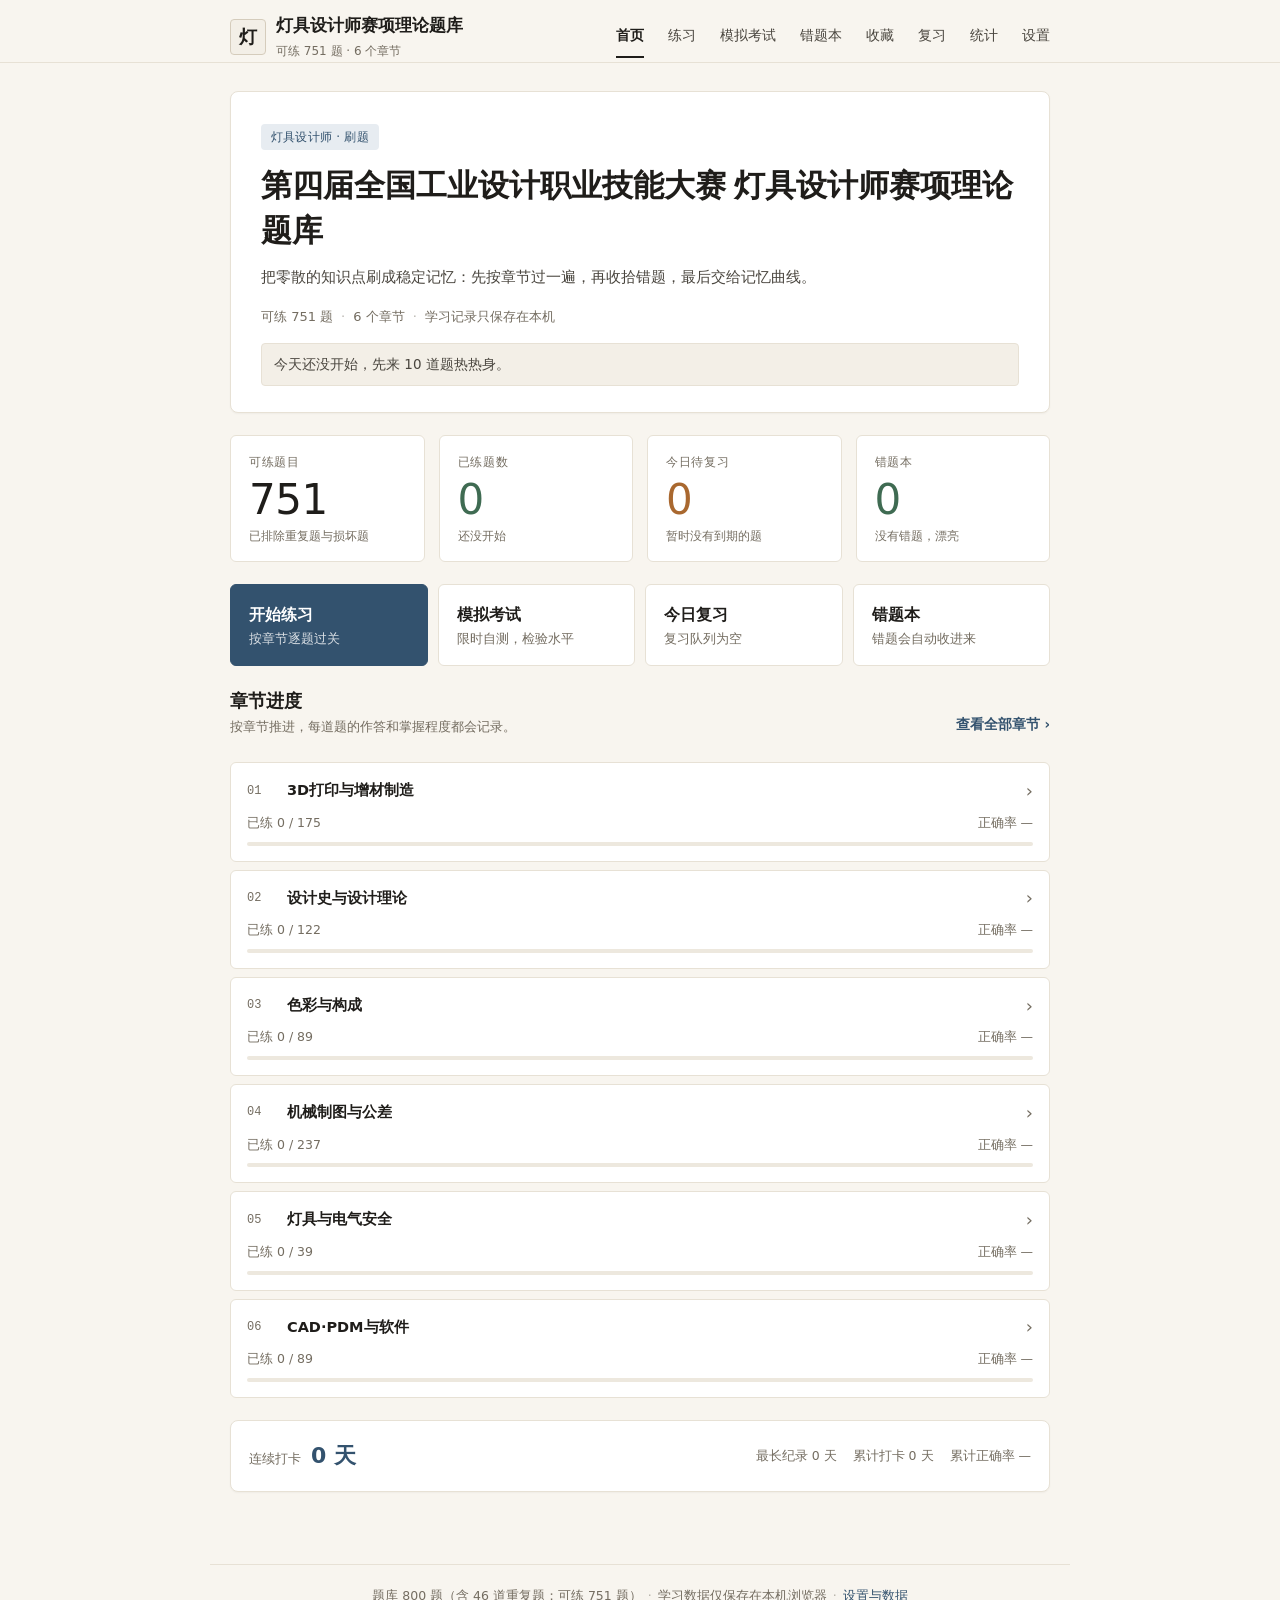
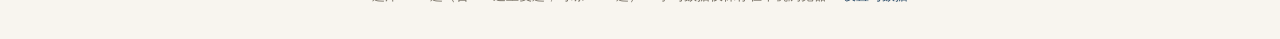
<file: index.html>
<!DOCTYPE html>
<html lang="zh-CN" data-theme="light">
  <head>
    <meta charset="utf-8" />
    <meta name="viewport" content="width=device-width, initial-scale=1, viewport-fit=cover" />
    <meta name="description" content="灯具设计师刷题：章节练习、模拟考试、错题本、收藏、记忆曲线复习与学习统计。" />
    <meta name="theme-color" content="#F8F5EF" />
    <title>灯具设计师题库</title>
    <script>
      // 首屏前应用主题，避免深色模式闪白
      try {
        var rawSettings = JSON.parse(localStorage.getItem('lampq:settings') || '{}');
        var theme = rawSettings && rawSettings.theme;
        var prefersDark =
          typeof matchMedia === 'function' && matchMedia('(prefers-color-scheme: dark)').matches;
        if (theme === 'dark' || (theme !== 'light' && prefersDark)) {
          document.documentElement.dataset.theme = 'dark';
          document.documentElement.style.colorScheme = 'dark';
        }
      } catch (err) {
        /* 忽略：主题会在 app.js 里再次应用 */
      }
    </script>
    <link
      rel="icon"
      href="data:image/svg+xml,%3Csvg xmlns='http://www.w3.org/2000/svg' viewBox='0 0 32 32'%3E%3Crect width='32' height='32' rx='4' fill='%23F8F5EF' stroke='%2333526E' stroke-width='2'/%3E%3Ccircle cx='16' cy='13.5' r='6' fill='none' stroke='%2333526E' stroke-width='2'/%3E%3Cpath d='M13.5 22.5h5M14.5 25.5h3' stroke='%2333526E' stroke-width='2' stroke-linecap='round'/%3E%3C/svg%3E"
    />
    <link rel="stylesheet" href="css/style.css" />
    <script type="module" src="js/app.js"></script>
  </head>
  <body>
    <a class="skip-link" href="#main">跳到主要内容</a>

    <header class="site-header">
      <div class="site-header__inner">
        <a class="brand" href="#/" aria-label="灯具设计师题库首页">
          <span class="brand__mark" aria-hidden="true">灯</span>
          <span class="brand__text">
            <strong class="brand__title" id="brand-title">灯具设计师题库</strong>
            <span class="brand__subtitle" id="brand-subtitle">章节练习 · 模拟考试 · 记忆曲线</span>
          </span>
        </a>
        <nav class="site-nav" id="site-nav" aria-label="主导航">
          <a href="#/" data-nav="home">首页</a>
          <a href="#/chapters" data-nav="chapters">练习</a>
          <a href="#/exam" data-nav="exam">模拟考试</a>
          <a href="#/wrong" data-nav="wrong">错题本</a>
          <a href="#/favorites" data-nav="favorites">收藏</a>
          <a href="#/review" data-nav="review">复习</a>
          <a href="#/stats" data-nav="stats">统计</a>
          <a href="#/settings" data-nav="settings">设置</a>
        </nav>
      </div>
    </header>

    <main id="main" class="site-main" tabindex="-1">
      <div class="boot" role="status">
        <span class="boot__spinner" aria-hidden="true"></span>
        <p>正在加载题库…</p>
      </div>
    </main>

    <footer class="site-footer">
      <p>
        <span id="footer-total">题库加载中</span>
        <span class="site-footer__dot" aria-hidden="true">·</span>
        学习数据仅保存在本机浏览器
        <span class="site-footer__dot" aria-hidden="true">·</span>
        <a href="#/settings">设置与数据</a>
      </p>
    </footer>

    <div id="toast-root" class="toast-root" aria-live="polite" aria-atomic="false"></div>
    <div id="modal-root"></div>

    <noscript>
      <p class="noscript">本页面需要启用 JavaScript 才能使用，请在浏览器设置中允许 JavaScript 后刷新。</p>
    </noscript>
  </body>
</html>
</file>
<file: css/style.css>
/* =========================================================================
   灯具设计师题库 · 样式表
   视觉基调：现代人文主义 / 暖调学院风（纸本质感、学术批注台）。
   移动优先，桌面居中 860px；深色模式由 [data-theme="dark"] 接管。
   ========================================================================= */

/* --------------------------------- 变量 -------------------------------- */
:root {
  --font-sans: system-ui, -apple-system, "PingFang SC", "Microsoft YaHei", "Segoe UI", sans-serif;
  --font-serif: "Songti SC", "STSong", "Noto Serif CJK SC", "Source Han Serif SC", "SimSun", Georgia, serif;
  --font-mono: ui-monospace, "SFMono-Regular", "Cascadia Mono", Consolas, monospace;

  --bg: #f8f5ef;
  --surface: #ffffff;
  --surface-2: #f3efe7;
  --surface-3: #ede8de;
  --border: #e7e1d5;
  --border-strong: #d5ccbc;
  --text: #1f1d1a;
  --text-2: #4a463f;
  --muted: #746d61;

  --primary: #33526e;
  --primary-strong: #28425a;
  --primary-soft: #e7ecf1;
  --success: #3f6b52;
  --success-soft: #e8efe8;
  --success-border: #b9cbbe;
  --danger: #a5433a;
  --danger-soft: #f5e7e4;
  --danger-border: #dcb6ae;
  --warn: #a9682f;
  --warn-soft: #f7eddf;
  --warn-border: #dfc7a6;

  --header-bg: rgba(248, 245, 239, 0.96);
  --overlay: rgba(31, 29, 26, 0.42);
  --shadow-sm: 0 1px 2px rgba(31, 29, 26, 0.04);
  --shadow-md: 0 1px 3px rgba(31, 29, 26, 0.05);
  --shadow-lg: 0 2px 6px rgba(31, 29, 26, 0.06);

  --radius-lg: 8px;
  --radius: 6px;
  --radius-sm: 4px;

  color-scheme: light;
}

:root[data-theme="dark"] {
  --bg: #17150f;
  --surface: #1f1c16;
  --surface-2: #262219;
  --surface-3: #2d281e;
  --border: #322d24;
  --border-strong: #4a4336;
  --text: #ede7db;
  --text-2: #c6beaf;
  --muted: #9c9283;

  --primary: #8fa9c4;
  --primary-strong: #a9c0d8;
  --primary-soft: #25303b;
  --success: #8fb79d;
  --success-soft: #1f2a22;
  --success-border: #46604f;
  --danger: #d98b80;
  --danger-soft: #33211e;
  --danger-border: #6e3f37;
  --warn: #d3a269;
  --warn-soft: #2e2519;
  --warn-border: #5e4a2c;

  --header-bg: rgba(23, 21, 15, 0.96);
  --overlay: rgba(0, 0, 0, 0.6);
  --shadow-sm: 0 1px 2px rgba(0, 0, 0, 0.35);
  --shadow-md: 0 1px 3px rgba(0, 0, 0, 0.4);
  --shadow-lg: 0 2px 6px rgba(0, 0, 0, 0.45);
  color-scheme: dark;
}

/* ------------------------------- 基础样式 ------------------------------- */
*,
*::before,
*::after {
  box-sizing: border-box;
}

html {
  -webkit-text-size-adjust: 100%;
  text-size-adjust: 100%;
  scroll-behavior: smooth;
}

body {
  margin: 0;
  min-height: 100vh;
  font-family: var(--font-sans);
  font-size: 16px;
  line-height: 1.75;
  color: var(--text);
  background-color: var(--bg);
  -webkit-font-smoothing: antialiased;
  -moz-osx-font-smoothing: grayscale;
  transition: background-color 0.12s ease, color 0.12s ease;
}

body.modal-open {
  overflow: hidden;
}

h1,
h2,
h3,
h4,
p,
figure,
blockquote,
dl,
dd {
  margin: 0;
}

ul,
ol {
  margin: 0;
  padding: 0;
  list-style: none;
}

a {
  color: var(--primary);
  text-decoration: none;
}

a:hover {
  text-decoration: underline;
}

button,
input,
select,
textarea {
  font: inherit;
  color: inherit;
}

img {
  max-width: 100%;
  display: block;
}

:focus-visible {
  outline: 2px solid var(--primary);
  outline-offset: 2px;
}

::selection {
  background: var(--primary-soft);
  color: var(--text);
}

/* 滚动条（桌面端） */
@media (pointer: fine) {
  * {
    scrollbar-width: thin;
    scrollbar-color: var(--border-strong) transparent;
  }
}

.skip-link {
  position: absolute;
  left: 12px;
  top: -60px;
  z-index: 200;
  padding: 10px 16px;
  border-radius: var(--radius-sm);
  background: var(--primary);
  color: #fff;
  font-weight: 600;
}

.skip-link:focus {
  top: 12px;
  text-decoration: none;
}

/* -------------------------------- 布局壳 -------------------------------- */
.site-header {
  position: sticky;
  top: 0;
  z-index: 50;
  background: var(--header-bg);
  border-bottom: 1px solid var(--border);
}

.site-header__inner {
  display: flex;
  flex-direction: column;
  gap: 4px;
  max-width: 860px;
  margin: 0 auto;
  padding: 10px 16px 0;
}

.brand {
  display: flex;
  align-items: center;
  gap: 10px;
  min-width: 0;
  color: inherit;
  text-decoration: none;
}

.brand:hover {
  text-decoration: none;
}

.brand__mark {
  display: grid;
  place-items: center;
  flex: 0 0 auto;
  width: 36px;
  height: 36px;
  border: 1px solid var(--border-strong);
  border-radius: var(--radius-sm);
  background: var(--surface-2);
  color: var(--text);
  font-family: var(--font-serif);
  font-size: 18px;
  font-weight: 600;
  line-height: 1;
}

.brand__text {
  display: flex;
  flex-direction: column;
  min-width: 0;
}

.brand__title {
  font-family: var(--font-serif);
  font-size: 16.5px;
  font-weight: 600;
  letter-spacing: 0;
  white-space: nowrap;
  overflow: hidden;
  text-overflow: ellipsis;
}

.brand__subtitle {
  font-size: 12px;
  color: var(--muted);
  white-space: nowrap;
  overflow: hidden;
  text-overflow: ellipsis;
}

.site-nav {
  display: flex;
  gap: 13px;
  overflow-x: auto;
  scrollbar-width: none;
  padding-bottom: 0;
  margin: 0;
}

.site-nav::-webkit-scrollbar {
  display: none;
}

.site-nav a {
  flex: 0 0 auto;
  padding: 8px 0 6px;
  border-bottom: 2px solid transparent;
  border-radius: 0;
  color: var(--text-2);
  font-size: 13.5px;
  font-weight: 500;
  white-space: nowrap;
  transition: color 0.12s ease, border-color 0.12s ease;
}

.site-nav a:hover {
  border-bottom-color: var(--border-strong);
  color: var(--text);
  text-decoration: none;
}

.site-nav a.is-active {
  border-bottom-color: var(--text);
  color: var(--text);
  font-weight: 600;
}

.site-main {
  max-width: 860px;
  margin: 0 auto;
  padding: 28px 20px 72px;
  min-height: calc(100vh - 220px);
  outline: none;
}

.site-footer {
  max-width: 860px;
  margin: 0 auto;
  padding: 20px 16px calc(32px + env(safe-area-inset-bottom));
  border-top: 1px solid var(--border);
  color: var(--muted);
  font-size: 12.5px;
  text-align: center;
}

.site-footer p {
  display: flex;
  flex-wrap: wrap;
  justify-content: center;
  gap: 6px;
}

.site-footer__dot {
  opacity: 0.5;
}

.noscript {
  position: fixed;
  inset: auto 16px 16px;
  z-index: 300;
  padding: 14px 18px;
  border: 1px solid var(--danger-border);
  border-radius: var(--radius);
  background: var(--danger-soft);
  color: var(--danger);
}

@media (min-width: 720px) {
  .site-header__inner {
    flex-direction: row;
    align-items: center;
    justify-content: space-between;
    gap: 26px;
    padding: 12px 20px 0;
  }

  .site-nav {
    overflow: visible;
    padding-bottom: 0;
    gap: 24px;
  }

  .site-nav a {
    padding: 8px 0 8px;
    font-size: 13.5px;
  }

  .site-main {
    padding: 28px 20px 72px;
  }
}

/* -------------------------------- 通用页面 ------------------------------- */
.page {
  display: flex;
  flex-direction: column;
  gap: 22px;
}

.page--narrow {
  max-width: 560px;
  margin: 0 auto;
  width: 100%;
}

.page-head {
  display: flex;
  flex-direction: column;
  gap: 6px;
  padding-top: 4px;
}

.page-title {
  font-family: var(--font-serif);
  font-size: 27px;
  font-weight: 600;
  letter-spacing: 0;
  line-height: 1.4;
}

.page-subtitle {
  color: var(--muted);
  font-size: 14.5px;
  line-height: 1.8;
}

.stack {
  display: flex;
  flex-direction: column;
  gap: 12px;
}

.muted {
  color: var(--text-2);
}

.small {
  font-size: 13px;
}

.dot {
  opacity: 0.5;
}

.link-arrow {
  flex: 0 0 auto;
  font-size: 13.5px;
  font-weight: 600;
}

.link-arrow::after {
  content: " ›";
}

.card {
  background: var(--surface);
  border: 1px solid var(--border);
  border-radius: var(--radius-lg);
  box-shadow: var(--shadow-sm);
}

.card--pad {
  padding: 22px 24px;
}

@media (max-width: 559px) {
  .card--pad {
    padding: 18px;
  }
}

/* 极窄屏（≤400px）：8 个导航项按内容排会溢出，这里压紧字号与间距让「设置」也留在首屏 */
@media (max-width: 400px) {
  .site-nav {
    gap: 10px;
  }

  .site-nav a {
    font-size: 12.5px;
  }
}

.section-head {
  display: flex;
  align-items: flex-end;
  justify-content: space-between;
  gap: 12px;
  margin-bottom: 14px;
}

.section-head__text {
  display: flex;
  flex-direction: column;
  gap: 3px;
  min-width: 0;
}

.section-title {
  font-family: var(--font-serif);
  font-size: 18px;
  font-weight: 600;
  letter-spacing: 0;
  line-height: 1.45;
}

.section-subtitle {
  color: var(--muted);
  font-size: 13px;
  line-height: 1.5;
}

/* --------------------------------- 按钮 --------------------------------- */
.btn {
  display: inline-flex;
  align-items: center;
  justify-content: center;
  gap: 6px;
  padding: 10px 18px;
  min-height: 42px;
  border: 1px solid var(--border-strong);
  border-radius: var(--radius-sm);
  background: var(--surface);
  color: var(--text);
  font-size: 14.5px;
  font-weight: 600;
  line-height: 1.2;
  text-align: center;
  text-decoration: none;
  cursor: pointer;
  user-select: none;
  transition: color 0.12s ease, background-color 0.12s ease, border-color 0.12s ease;
  -webkit-tap-highlight-color: transparent;
}

.btn:hover {
  border-color: var(--primary);
  color: var(--primary);
  text-decoration: none;
}

.btn:active {
  border-color: var(--text-2);
}

.btn:disabled,
.btn[aria-disabled="true"] {
  opacity: 0.45;
  cursor: not-allowed;
  box-shadow: none;
}

.btn:disabled:hover {
  border-color: var(--border-strong);
  color: var(--text);
}

.btn--primary {
  border-color: var(--primary);
  background: var(--primary);
  color: #fff;
}

.btn--primary:hover {
  border-color: var(--primary-strong);
  background: var(--primary-strong);
  color: #fff;
}

.btn--success {
  border-color: var(--success);
  background: var(--success);
  color: #fff;
}

.btn--success:hover {
  border-color: var(--success);
  background: var(--success);
  color: #fff;
}

.btn--danger {
  border-color: var(--danger-border);
  background: var(--danger-soft);
  color: var(--danger);
}

.btn--danger:hover {
  border-color: var(--danger);
  background: var(--danger-soft);
  color: var(--danger);
}

.btn--ghost {
  border-color: transparent;
  background: transparent;
  color: var(--text-2);
}

.btn--ghost:hover {
  border-color: transparent;
  background: var(--surface-2);
  color: var(--text);
}

.btn--sm {
  min-height: 34px;
  padding: 6px 13px;
  border-radius: var(--radius-sm);
  font-size: 13px;
}

.btn--lg {
  min-height: 50px;
  padding: 13px 24px;
  font-size: 16px;
  border-radius: var(--radius);
}

.btn__icon {
  font-size: 1.05em;
  line-height: 1;
}

/* 深色模式下主色被提亮，实底按钮改用深色文字 */
:root[data-theme="dark"] .btn--primary {
  color: #14120d;
}

:root[data-theme="dark"] .btn--primary:hover {
  color: #14120d;
}

:root[data-theme="dark"] .btn--success {
  color: #0f1a13;
}

:root[data-theme="dark"] .skip-link {
  color: #14120d;
}

/* --------------------------------- 徽标 --------------------------------- */
.badge {
  display: inline-flex;
  align-items: center;
  gap: 4px;
  max-width: 100%;
  padding: 3px 9px;
  border: 1px solid var(--border);
  border-radius: var(--radius-sm);
  background: var(--surface-2);
  color: var(--text-2);
  font-size: 12px;
  font-weight: 500;
  line-height: 1.5;
  white-space: nowrap;
  overflow: hidden;
  text-overflow: ellipsis;
}

.badge--primary {
  border-color: transparent;
  background: var(--primary-soft);
  color: var(--primary);
}

.badge--success {
  border-color: transparent;
  background: var(--success-soft);
  color: var(--success);
}

.badge--danger {
  border-color: transparent;
  background: var(--danger-soft);
  color: var(--danger);
}

.badge--warn {
  border-color: transparent;
  background: var(--warn-soft);
  color: var(--warn);
}

/* -------------------------------- 进度条 -------------------------------- */
.progress {
  position: relative;
  height: 6px;
  border-radius: 2px;
  background: var(--surface-3);
  overflow: hidden;
}

.progress--sm {
  height: 4px;
}

.progress__fill {
  height: 100%;
  min-width: 0;
  border-radius: inherit;
  background: var(--primary);
}

.progress__fill--success {
  background: var(--success);
}

.progress__fill--danger {
  background: var(--danger);
}

/* -------------------------------- 数据卡 -------------------------------- */
.stat-grid {
  display: grid;
  grid-template-columns: repeat(2, minmax(0, 1fr));
  gap: 14px;
}

.stat-card {
  display: flex;
  flex-direction: column;
  gap: 2px;
  padding: 16px 18px;
  border: 1px solid var(--border);
  border-radius: var(--radius);
  background: var(--surface);
  text-align: left;
  color: inherit;
  transition: color 0.12s ease, background-color 0.12s ease, border-color 0.12s ease;
}

a.stat-card,
button.stat-card {
  cursor: pointer;
  font: inherit;
}

a.stat-card:hover,
button.stat-card:hover {
  border-color: var(--border-strong);
  text-decoration: none;
}

button.stat-card:active {
  background: var(--surface-2);
}

.stat-card__label {
  color: var(--muted);
  font-size: 12px;
  font-weight: 500;
  letter-spacing: 0.06em;
}

.stat-card__value {
  font-size: 38px;
  font-weight: 300;
  letter-spacing: -0.01em;
  line-height: 1.2;
  font-variant-numeric: tabular-nums;
}

.stat-card__hint {
  color: var(--muted);
  font-size: 12px;
  line-height: 1.45;
}

.stat-card--success .stat-card__value {
  color: var(--success);
}

.stat-card--danger .stat-card__value {
  color: var(--danger);
}

.stat-card--warn .stat-card__value {
  color: var(--warn);
}

@media (min-width: 600px) {
  .stat-grid {
    grid-template-columns: repeat(4, minmax(0, 1fr));
  }

  .stat-grid--4 {
    grid-template-columns: repeat(4, minmax(0, 1fr));
  }

  .stat-card__value {
    font-size: 42px;
  }
}

/* -------------------------------- 空状态 -------------------------------- */
.empty-state {
  display: flex;
  flex-direction: column;
  align-items: center;
  gap: 6px;
  padding: 32px 18px;
  border: 1px dashed var(--border-strong);
  border-radius: var(--radius);
  background: var(--surface-2);
  text-align: center;
}

.empty-state__icon {
  display: grid;
  place-items: center;
  width: 44px;
  height: 44px;
  margin-bottom: 4px;
  border: 1px solid var(--border);
  border-radius: var(--radius-sm);
  background: var(--surface-2);
  color: var(--muted);
  font-size: 22px;
}

.empty-state__title {
  font-family: var(--font-serif);
  font-size: 17px;
  font-weight: 600;
  letter-spacing: 0;
}

.empty-state__hint {
  max-width: 42ch;
  color: var(--muted);
  font-size: 13.5px;
  line-height: 1.6;
}

.empty-state .btn {
  margin-top: 8px;
}

/* --------------------------------- 表单 --------------------------------- */
.select {
  min-height: 38px;
  padding: 6px 32px 6px 12px;
  border: 1px solid var(--border-strong);
  border-radius: var(--radius-sm);
  background-color: var(--surface);
  background-image: linear-gradient(45deg, transparent 50%, var(--muted) 50%),
    linear-gradient(135deg, var(--muted) 50%, transparent 50%);
  background-position: calc(100% - 17px) 55%, calc(100% - 12px) 55%;
  background-size: 5px 5px, 5px 5px;
  background-repeat: no-repeat;
  font-size: 13.5px;
  color: var(--text);
  appearance: none;
  cursor: pointer;
}

.select:focus-visible {
  outline: 2px solid var(--primary);
  outline-offset: 1px;
}

.switch {
  position: relative;
  flex: 0 0 auto;
  width: 46px;
  height: 28px;
  margin: 0;
  border-radius: var(--radius-sm);
  background: var(--border-strong);
  appearance: none;
  -webkit-appearance: none;
  cursor: pointer;
  transition: background-color 0.12s ease;
}

.switch::after {
  content: "";
  position: absolute;
  top: 3px;
  left: 3px;
  width: 22px;
  height: 22px;
  border-radius: 3px;
  background: #fff;
  transition: transform 0.12s ease;
}

.switch:checked {
  background: var(--primary);
}

.switch:checked::after {
  transform: translateX(18px);
}

.switch:focus-visible {
  outline: 2px solid var(--primary);
  outline-offset: 2px;
}

/* -------------------------------- Toast --------------------------------- */
.toast-root {
  position: fixed;
  left: 50%;
  bottom: calc(20px + env(safe-area-inset-bottom));
  z-index: 300;
  display: flex;
  flex-direction: column;
  align-items: center;
  gap: 8px;
  width: min(92vw, 420px);
  transform: translateX(-50%);
  pointer-events: none;
}

.toast {
  width: 100%;
  padding: 11px 16px;
  border: 1px solid var(--border);
  border-left: 3px solid var(--primary);
  border-radius: var(--radius-sm);
  background: var(--surface);
  box-shadow: var(--shadow-md);
  font-size: 14px;
  line-height: 1.5;
  text-align: left;
  animation: fade-in 0.12s ease-out;
}

.toast--success {
  border-left-color: var(--success);
}

.toast--error {
  border-left-color: var(--danger);
}

.toast--info {
  border-left-color: var(--primary);
}

.toast.is-leaving {
  animation: fade-out 0.12s ease-in forwards;
}

/* -------------------------------- Modal --------------------------------- */
.modal-backdrop {
  position: fixed;
  inset: 0;
  z-index: 400;
  display: flex;
  align-items: center;
  justify-content: center;
  padding: 20px;
  background: var(--overlay);
  animation: fade-in 0.12s ease-out;
}

.modal-backdrop.is-leaving {
  animation: fade-out 0.12s ease-in forwards;
}

.modal {
  width: min(100%, 430px);
  max-height: calc(100vh - 48px);
  overflow-y: auto;
  padding: 20px;
  border: 1px solid var(--border);
  border-radius: var(--radius-lg);
  background: var(--surface);
  box-shadow: var(--shadow-lg);
  animation: fade-in 0.12s ease-out;
}

.modal__head {
  display: flex;
  align-items: flex-start;
  justify-content: space-between;
  gap: 12px;
  margin-bottom: 10px;
}

.modal__title {
  font-family: var(--font-serif);
  font-size: 19px;
  font-weight: 600;
  letter-spacing: 0;
}

.modal__close {
  flex: 0 0 auto;
  width: 32px;
  height: 32px;
  margin: -4px -6px 0 0;
  border: 0;
  border-radius: 50%;
  background: transparent;
  color: var(--muted);
  font-size: 15px;
  cursor: pointer;
}

.modal__close:hover {
  background: var(--surface-2);
  color: var(--text);
}

.modal__body {
  color: var(--text-2);
  font-size: 14.5px;
  line-height: 1.65;
}

.modal__message {
  color: var(--text);
}

.modal__hint {
  margin-top: 8px;
  color: var(--muted);
  font-size: 13px;
}

.modal__actions {
  display: flex;
  flex-wrap: wrap;
  justify-content: flex-end;
  gap: 8px;
  margin-top: 18px;
}

@keyframes fade-in {
  from {
    opacity: 0;
  }
  to {
    opacity: 1;
  }
}

@keyframes fade-out {
  to {
    opacity: 0;
  }
}

/* --------------------------------- 加载 --------------------------------- */
.boot {
  display: flex;
  flex-direction: column;
  align-items: center;
  gap: 14px;
  padding: 80px 16px;
  color: var(--muted);
  text-align: center;
}

.boot__spinner {
  width: 26px;
  height: 26px;
  border: 1px solid var(--border-strong);
  border-top-color: var(--primary);
  border-radius: 50%;
  animation: spin 1.6s linear infinite;
}

@keyframes spin {
  to {
    transform: rotate(360deg);
  }
}

.code-block {
  margin: 12px 0;
  padding: 12px 14px;
  border: 1px solid var(--border);
  border-radius: var(--radius-sm);
  background: var(--surface-2);
  color: var(--text-2);
  font-family: var(--font-mono);
  font-size: 12.5px;
  line-height: 1.6;
  overflow-x: auto;
  white-space: pre;
}

/* ------------------------------- 首页 Hero ------------------------------- */
.hero {
  position: relative;
  padding: 26px 24px 22px;
  overflow: hidden;
  background-color: var(--surface);
}

.hero__kicker {
  display: flex;
  font-family: var(--font-serif);
  font-size: 12px;
  letter-spacing: 0.12em;
}

.hero__kicker .badge {
  font-family: var(--font-sans);
  letter-spacing: 0.02em;
}

.hero__title {
  margin: 14px 0 10px;
  font-family: var(--font-serif);
  font-size: 26px;
  font-weight: 600;
  letter-spacing: 0;
  line-height: 1.45;
  overflow-wrap: anywhere;
}

.hero__subtitle {
  max-width: 62ch;
  color: var(--text-2);
  font-size: 14.5px;
  line-height: 1.8;
}

.hero__meta {
  display: flex;
  flex-wrap: wrap;
  align-items: center;
  gap: 8px;
  margin-top: 16px;
  color: var(--muted);
  font-size: 13px;
}

.hero__today {
  margin-top: 14px;
  padding: 10px 12px;
  border: 1px solid var(--border);
  border-radius: var(--radius-sm);
  background: var(--surface-2);
  color: var(--text-2);
  font-size: 13.5px;
  line-height: 1.6;
}

@media (min-width: 600px) {
  .hero {
    padding: 32px 30px 26px;
  }

  .hero__title {
    font-size: 31px;
  }
}

/* ------------------------------- 快捷入口 ------------------------------- */
.quick-actions {
  display: grid;
  grid-template-columns: repeat(2, minmax(0, 1fr));
  gap: 10px;
}

.quick-action {
  display: flex;
  flex-direction: column;
  gap: 2px;
  padding: 16px 18px;
  border: 1px solid var(--border);
  border-radius: var(--radius);
  background: var(--surface);
  color: inherit;
  transition: color 0.12s ease, background-color 0.12s ease, border-color 0.12s ease;
}

.quick-action:hover {
  border-color: var(--border-strong);
  text-decoration: none;
}

.quick-action:active {
  background: var(--surface-2);
}

.quick-action strong {
  font-family: var(--font-serif);
  font-size: 15.5px;
  font-weight: 600;
}

.quick-action span {
  color: var(--muted);
  font-size: 12.5px;
  line-height: 1.5;
}

.quick-action--primary {
  border-color: var(--primary);
  background: var(--primary);
  color: #fff;
}

.quick-action--primary span {
  color: rgba(255, 255, 255, 0.82);
}

.quick-action--primary:hover {
  border-color: var(--primary-strong);
  background: var(--primary-strong);
  color: #fff;
}

@media (min-width: 600px) {
  .quick-actions {
    grid-template-columns: repeat(4, minmax(0, 1fr));
  }
}

/* ------------------------------ 连续打卡卡 ------------------------------ */
.streak-card {
  display: flex;
  flex-wrap: wrap;
  align-items: center;
  justify-content: space-between;
  gap: 10px 20px;
  padding: 16px 18px;
}

.streak-card__main {
  display: flex;
  align-items: baseline;
  gap: 10px;
}

.streak-card__label {
  color: var(--muted);
  font-size: 13px;
}

.streak-card__value {
  font-size: 20px;
  font-weight: 750;
  color: var(--primary);
  letter-spacing: -0.01em;
}

.streak-card__meta {
  display: flex;
  flex-wrap: wrap;
  gap: 4px 16px;
  color: var(--muted);
  font-size: 12.5px;
}

/* ------------------------------ 章节进度行 ------------------------------ */
.chapter-list {
  display: flex;
  flex-direction: column;
  gap: 8px;
}

.chapter-row {
  display: flex;
  flex-direction: column;
  gap: 8px;
  padding: 15px 16px;
  border: 1px solid var(--border);
  border-radius: var(--radius);
  background: var(--surface);
  color: inherit;
  transition: background-color 0.12s ease, border-color 0.12s ease;
}

a.chapter-row:hover {
  border-color: var(--border-strong);
  background: var(--surface-2);
  text-decoration: none;
}

.chapter-row--empty {
  opacity: 0.66;
}

.chapter-row__head {
  display: flex;
  align-items: center;
  gap: 10px;
}

.chapter-row__index {
  flex: 0 0 auto;
  width: 30px;
  color: var(--muted);
  font-family: var(--font-mono);
  font-size: 12px;
  font-variant-numeric: tabular-nums;
}

.chapter-row__name {
  flex: 1;
  min-width: 0;
  font-size: 14.5px;
  font-weight: 600;
  overflow: hidden;
  text-overflow: ellipsis;
  white-space: nowrap;
}

.chapter-row__chevron {
  color: var(--muted);
  font-size: 18px;
  line-height: 1;
}

.chapter-row__meta {
  display: flex;
  flex-wrap: wrap;
  justify-content: space-between;
  gap: 4px 14px;
  color: var(--muted);
  font-size: 12.5px;
}

/* -------------------------------- 章节页 -------------------------------- */
.overview-bar {
  display: flex;
  flex-wrap: wrap;
  align-items: center;
  justify-content: space-between;
  gap: 12px 16px;
}

.overview-bar__text {
  display: flex;
  flex-direction: column;
  gap: 2px;
  min-width: 0;
}

.overview-bar__text strong {
  font-size: 16px;
  font-weight: 700;
}

.overview-bar__actions {
  display: flex;
  flex-wrap: wrap;
  gap: 8px;
}

.chapter-card-list {
  display: grid;
  grid-template-columns: minmax(0, 1fr);
  gap: 12px;
}

.chapter-card {
  display: flex;
  flex-direction: column;
  gap: 12px;
  padding: 20px;
  border: 1px solid var(--border);
  border-radius: var(--radius-lg);
  background: var(--surface);
  transition: background-color 0.12s ease, border-color 0.12s ease;
}

.chapter-card:hover {
  border-color: var(--border-strong);
  background: var(--surface-2);
}

.chapter-card--empty {
  opacity: 0.7;
}

.chapter-card__head {
  display: flex;
  align-items: flex-start;
  justify-content: space-between;
  gap: 12px;
}

.chapter-card__index {
  display: block;
  color: var(--muted);
  font-size: 12px;
  font-weight: 500;
}

.chapter-card__title {
  margin-top: 1px;
  font-family: var(--font-serif);
  font-size: 18px;
  font-weight: 600;
  letter-spacing: 0;
  line-height: 1.5;
}

.chapter-card__stats {
  display: flex;
  flex-wrap: wrap;
  gap: 4px 16px;
  color: var(--muted);
  font-size: 12.5px;
}

.chapter-card__actions {
  display: flex;
  justify-content: flex-end;
}

/* -------------------------------- 练习页 -------------------------------- */
.practice-page {
  gap: 18px;
}

.practice-topbar {
  display: flex;
  flex-direction: column;
  gap: 8px;
}

.practice-topbar__row {
  display: flex;
  align-items: center;
  gap: 10px;
}

.practice-topbar__back {
  flex: 0 0 auto;
}

.practice-topbar__info {
  display: flex;
  flex: 1;
  flex-direction: column;
  align-items: center;
  gap: 0;
  min-width: 0;
  text-align: center;
}

.practice-topbar__title {
  max-width: 100%;
  font-size: 14.5px;
  font-weight: 650;
  overflow: hidden;
  text-overflow: ellipsis;
  white-space: nowrap;
}

.practice-topbar__meta {
  color: var(--muted);
  font-size: 12px;
  font-variant-numeric: tabular-nums;
}

.question-card {
  display: flex;
  flex-direction: column;
  gap: 16px;
  padding: 22px 24px;
}

@media (max-width: 559px) {
  .question-card {
    padding: 18px;
  }
}

.question-card__head {
  display: flex;
  align-items: flex-start;
  justify-content: space-between;
  gap: 10px;
}

.question-card__tags {
  display: flex;
  flex-wrap: wrap;
  align-items: center;
  gap: 6px;
  min-width: 0;
}

.question-card__no {
  color: var(--muted);
  font-family: var(--font-mono);
  font-size: 12px;
}

.star-btn {
  flex: 0 0 auto;
  display: grid;
  place-items: center;
  width: 38px;
  height: 38px;
  margin: -6px -6px 0 0;
  border: 0;
  border-radius: 50%;
  background: transparent;
  color: var(--muted);
  font-size: 20px;
  line-height: 1;
  cursor: pointer;
  transition: background-color 0.12s ease, color 0.12s ease, border-color 0.12s ease;
}

.star-btn:hover {
  background: var(--warn-soft);
  color: var(--warn);
}

.star-btn.is-active {
  color: var(--warn);
}

.star-btn:active {
  color: var(--text);
}

.question-stem {
  font-size: 17.5px;
  font-weight: 500;
  line-height: 1.8;
  letter-spacing: 0;
  overflow-wrap: anywhere;
  white-space: pre-wrap;
}

.question-stem:focus {
  outline: none;
}

.options {
  display: flex;
  flex-direction: column;
  gap: 9px;
}

.option {
  display: flex;
  align-items: flex-start;
  gap: 12px;
  width: 100%;
  padding: 13px 15px;
  border: 1px solid var(--border);
  border-radius: var(--radius-sm);
  background: var(--surface);
  color: var(--text);
  font-size: 14.5px;
  line-height: 1.65;
  text-align: left;
  cursor: pointer;
  transition: color 0.12s ease, background-color 0.12s ease, border-color 0.12s ease;
  -webkit-tap-highlight-color: transparent;
}

.option:hover {
  border-color: var(--primary);
  background: var(--surface-2);
}

.option:active {
  background-color: var(--surface-2);
}

.option:focus-visible {
  outline: 2px solid var(--primary);
  outline-offset: 2px;
}

.option:disabled {
  cursor: default;
  opacity: 1;
}

.option:disabled:hover {
  border-color: var(--border);
  background: var(--surface);
}

.option__key {
  flex: 0 0 auto;
  display: grid;
  place-items: center;
  min-width: 24px;
  height: 24px;
  margin-top: 1px;
  padding: 0 5px;
  border: 1px solid var(--border);
  border-radius: var(--radius-sm);
  background: var(--surface-2);
  color: var(--text-2);
  font-size: 12px;
  font-weight: 600;
  line-height: 1;
}

.option__text {
  flex: 1;
  min-width: 0;
  overflow-wrap: anywhere;
}

.option__mark {
  flex: 0 0 auto;
  margin-left: auto;
  color: var(--muted);
  font-weight: 700;
}

.option.is-selected {
  border-color: var(--primary);
  background: var(--primary-soft);
}

.option.is-selected .option__key {
  border-color: var(--primary);
  background: var(--primary);
  color: #fff;
}

.option.is-correct {
  border-color: var(--success);
  border-left: 3px solid var(--success);
  background: var(--success-soft);
}

.option.is-correct .option__key {
  border-color: var(--success);
  background: var(--success);
  color: #fff;
}

.option.is-correct .option__mark {
  color: var(--success);
}

.option.is-wrong {
  border-color: var(--danger);
  border-left: 3px solid var(--danger);
  background: var(--danger-soft);
}

.option.is-wrong .option__key {
  border-color: var(--danger);
  background: var(--danger);
  color: #fff;
}

.option.is-wrong .option__mark {
  color: var(--danger);
}

/* 多选漏选：正确答案用虚线强调 */
.option.is-missed {
  border-color: var(--success);
  border-left: 3px dashed var(--success);
  background: var(--success-soft);
}

.option.is-missed .option__key {
  border: 1px dashed var(--success);
  background: var(--success-soft);
  color: var(--success);
}

.option.is-missed .option__mark {
  color: var(--success);
}

:root[data-theme="dark"] .option:disabled.is-selected,
:root[data-theme="dark"] .option:disabled.is-correct,
:root[data-theme="dark"] .option:disabled.is-wrong,
:root[data-theme="dark"] .option:disabled.is-missed {
  background: var(--surface);
}

:root[data-theme="dark"] .option.is-selected {
  background: var(--primary-soft);
}

:root[data-theme="dark"] .option.is-correct {
  background: var(--success-soft);
}

:root[data-theme="dark"] .option.is-wrong {
  background: var(--danger-soft);
}

:root[data-theme="dark"] .option.is-selected .option__key,
:root[data-theme="dark"] .option.is-correct .option__key,
:root[data-theme="dark"] .option.is-wrong .option__key {
  color: #14120d;
}

/* 判题反馈条 */
.feedback {
  display: flex;
  flex-wrap: wrap;
  align-items: center;
  gap: 6px 12px;
  padding: 11px 14px;
  border: 1px solid var(--border);
  border-radius: var(--radius-sm);
  font-size: 13.5px;
  line-height: 1.5;
  animation: fade-in 0.12s ease-out;
}

.feedback--correct {
  border-color: var(--success-border);
  background: var(--success-soft);
  color: var(--success);
}

.feedback--wrong {
  border-color: var(--danger-border);
  background: var(--danger-soft);
  color: var(--danger);
}

.feedback__mark {
  display: grid;
  place-items: center;
  width: 22px;
  height: 22px;
  border-radius: 50%;
  background: currentColor;
  color: var(--surface);
  font-size: 12px;
  font-weight: 800;
}

:root[data-theme="dark"] .feedback__mark {
  color: #0d1118;
}

.feedback__title {
  font-size: 14.5px;
  font-weight: 700;
}

.feedback__answer,
.feedback__yours {
  color: var(--text-2);
}

.feedback--correct .feedback__answer {
  color: var(--success);
  font-weight: 600;
}

.practice-hint {
  color: var(--muted);
  font-size: 12.5px;
  line-height: 1.55;
}

.practice-hint--success {
  color: var(--success);
  font-weight: 500;
}

.explain {
  display: flex;
  flex-direction: column;
  gap: 3px;
  padding: 12px 14px;
  border-left: 3px solid var(--primary);
  border-radius: 0 var(--radius-sm) var(--radius-sm) 0;
  background: var(--surface-2);
}

.explain__label {
  color: var(--primary);
  font-size: 12px;
  font-weight: 700;
  letter-spacing: 0.02em;
}

.explain__text {
  color: var(--text-2);
  font-size: 13.5px;
  line-height: 1.68;
  white-space: pre-wrap;
}

.practice-submit-row {
  display: flex;
  flex-direction: column;
  align-items: flex-start;
  gap: 8px;
}

.practice-nav {
  display: flex;
  align-items: center;
  justify-content: space-between;
  gap: 10px;
  padding-top: 14px;
  border-top: 1px solid var(--border);
}

.practice-nav__right {
  display: flex;
  align-items: center;
  gap: 10px;
  margin-left: auto;
}

.practice-nav__hint {
  color: var(--muted);
  font-size: 12px;
}

.practice-next-placeholder {
  opacity: 0.45;
}

.question-card__footer {
  margin-top: 2px;
}

/* ------------------------------- 练习小结 ------------------------------- */
.summary-hero {
  display: flex;
  flex-direction: column;
  gap: 8px;
  padding: 24px;
}

.summary-hero__kicker {
  color: var(--primary);
  font-family: var(--font-serif);
  font-size: 13px;
  font-weight: 600;
  letter-spacing: 0;
}

.summary-hero__score {
  display: flex;
  align-items: baseline;
  gap: 4px;
  font-variant-numeric: tabular-nums;
}

.summary-hero__score strong {
  font-size: 44px;
  font-weight: 300;
  letter-spacing: -0.01em;
  line-height: 1.1;
}

.summary-hero__score span {
  color: var(--muted);
  font-size: 16px;
  font-weight: 500;
}

.summary-hero__accuracy {
  color: var(--text-2);
  font-size: 14px;
}

.summary-hero__stats {
  display: flex;
  flex-wrap: wrap;
  gap: 6px 18px;
  margin-top: 4px;
  color: var(--muted);
  font-size: 12.5px;
}

.summary-actions {
  display: flex;
  flex-wrap: wrap;
  gap: 9px;
}

.review-list {
  display: flex;
  flex-direction: column;
  gap: 9px;
}

.review-item {
  display: flex;
  flex-direction: column;
  gap: 7px;
  padding: 14px 15px;
}

.review-item__head {
  display: flex;
  flex-wrap: wrap;
  align-items: center;
  gap: 6px;
}

.review-item__stem {
  color: var(--text);
  font-size: 14px;
  font-weight: 500;
  line-height: 1.6;
  overflow-wrap: anywhere;
}

.review-item__answer {
  display: flex;
  flex-wrap: wrap;
  gap: 4px 16px;
  font-size: 12.5px;
}

.review-item__explain {
  color: var(--muted);
  font-size: 12.5px;
  line-height: 1.6;
}

.review-verdict {
  margin-left: auto;
  font-size: 12.5px;
  font-weight: 650;
}

.is-wrong {
  color: var(--danger);
}

.is-correct {
  color: var(--success);
}

.is-unanswered {
  color: var(--muted);
}

.review-item.is-correct {
  border-left: 3px solid var(--success);
}

.review-item.is-wrong {
  border-left: 3px solid var(--danger);
}

.review-item.is-unanswered {
  border-left: 3px solid var(--border-strong);
}

/* -------------------------------- 考试页 -------------------------------- */
.exam-setup {
  gap: 16px;
}

.exam-setup__grid {
  display: grid;
  grid-template-columns: minmax(0, 1fr);
  gap: 12px;
}

.form-section {
  display: flex;
  flex-direction: column;
  gap: 10px;
}

.form-section__title {
  font-size: 15.5px;
  font-weight: 700;
}

.form-field {
  display: flex;
  flex-direction: column;
  gap: 8px;
}

.form-note,
.form-hint {
  color: var(--muted);
  font-size: 12.5px;
  line-height: 1.6;
}

.form-note strong {
  color: var(--text-2);
  font-weight: 650;
}

.radio-row {
  display: flex;
  flex-wrap: wrap;
  gap: 8px;
}

.radio-row--compact {
  gap: 6px;
}

.radio-card {
  position: relative;
  display: flex;
  flex: 1 1 auto;
  align-items: center;
  min-width: 0;
  padding: 10px 12px;
  border: 1px solid var(--border);
  border-radius: var(--radius-sm);
  background: var(--surface);
  cursor: pointer;
  transition: background-color 0.12s ease, border-color 0.12s ease;
}

.radio-card:hover {
  border-color: var(--border-strong);
}

.radio-card input {
  position: absolute;
  opacity: 0;
  pointer-events: none;
}

.radio-card__label {
  font-size: 13.5px;
  font-weight: 500;
  line-height: 1.4;
}

.radio-card:has(input:checked) {
  border-color: var(--primary);
  background: var(--primary-soft);
  box-shadow: 0 0 0 1px var(--primary) inset;
}

.radio-card:has(input:checked) .radio-card__label {
  color: var(--primary);
  font-weight: 650;
}

.radio-chip,
.chip {
  position: relative;
  display: inline-flex;
  align-items: center;
  gap: 6px;
  padding: 7px 14px;
  border: 1px solid var(--border);
  border-radius: var(--radius-sm);
  background: var(--surface);
  cursor: pointer;
  font-size: 13.5px;
  transition: color 0.12s ease, background-color 0.12s ease, border-color 0.12s ease;
}

.radio-chip input,
.chip input {
  position: absolute;
  opacity: 0;
  pointer-events: none;
}

.chip__label {
  line-height: 1.4;
}

.radio-chip:has(input:checked),
.chip:has(input:checked) {
  border-color: var(--primary);
  background: var(--primary-soft);
  color: var(--primary);
  font-weight: 650;
}

.chip-group {
  display: flex;
  flex-wrap: wrap;
  gap: 8px;
}

.check-grid {
  display: grid;
  grid-template-columns: repeat(2, minmax(0, 1fr));
  gap: 7px;
}

.check-chip {
  display: flex;
  align-items: center;
  gap: 8px;
  padding: 9px 11px;
  border: 1px solid var(--border);
  border-radius: var(--radius-sm);
  background: var(--surface);
  cursor: pointer;
  font-size: 13px;
  line-height: 1.4;
  transition: background-color 0.12s ease, border-color 0.12s ease;
}

.check-chip:hover {
  border-color: var(--border-strong);
}

.check-chip input {
  flex: 0 0 auto;
  width: 16px;
  height: 16px;
  margin: 0;
  accent-color: var(--primary);
}

.check-chip__count {
  margin-left: auto;
  color: var(--muted);
  font-size: 11.5px;
  font-variant-numeric: tabular-nums;
}

.check-chip:has(input:checked) {
  border-color: var(--primary);
  background: var(--primary-soft);
}

.switch-row {
  display: flex;
  align-items: center;
  justify-content: space-between;
  gap: 14px;
  padding: 2px 0;
}

.switch-row__text {
  display: flex;
  flex-direction: column;
  gap: 2px;
  font-size: 14px;
  font-weight: 600;
}

.exam-start {
  display: flex;
  flex-wrap: wrap;
  align-items: center;
  justify-content: space-between;
  gap: 12px;
  position: sticky;
  bottom: calc(12px + env(safe-area-inset-bottom));
}

.exam-start .form-note {
  flex: 1;
  min-width: 200px;
}

.exam-page {
  gap: 16px;
}

.exam-topbar {
  display: flex;
  flex-wrap: wrap;
  align-items: center;
  gap: 8px 16px;
  padding: 14px 16px;
}

.exam-topbar__left {
  display: flex;
  align-items: center;
  gap: 8px;
}

.exam-topbar__label {
  color: var(--muted);
  font-size: 12px;
}

.exam-timer {
  font-variant-numeric: tabular-nums;
  font-size: 18px;
  font-weight: 600;
  letter-spacing: 0.02em;
}

.exam-timer.is-urgent {
  color: var(--danger);
  font-weight: 600;
}

.exam-topbar__mid {
  display: flex;
  align-items: center;
  gap: 6px;
  color: var(--muted);
  font-size: 12.5px;
}

.exam-topbar__dot {
  opacity: 0.5;
}

.exam-topbar__actions {
  margin-left: auto;
}

.exam-layout {
  display: flex;
  flex-direction: column;
  gap: 12px;
}

.exam-main {
  min-width: 0;
}

.exam-sheet {
  display: flex;
  flex-direction: column;
  gap: 10px;
  padding: 14px;
  order: -1;
}

.exam-sheet__head {
  display: flex;
  align-items: baseline;
  justify-content: space-between;
  gap: 10px;
}

.exam-sheet__title {
  font-size: 15px;
  font-weight: 700;
}

.sheet-grid {
  display: grid;
  grid-template-columns: repeat(auto-fill, minmax(34px, 1fr));
  gap: 6px;
  max-height: 148px;
  overflow-y: auto;
  padding: 2px;
}

.sheet-cell {
  display: grid;
  place-items: center;
  min-height: 34px;
  padding: 0;
  border: 1px solid var(--border);
  border-radius: var(--radius-sm);
  background: var(--surface);
  color: var(--text-2);
  font-size: 12.5px;
  font-weight: 600;
  font-variant-numeric: tabular-nums;
  cursor: pointer;
  transition: color 0.12s ease, background-color 0.12s ease, border-color 0.12s ease;
}

.sheet-cell:hover {
  border-color: var(--primary);
}

.sheet-cell:active {
  background-color: var(--surface-2);
}

.sheet-cell.is-answered {
  border-color: var(--primary);
  background: var(--primary);
  color: #fff;
}

.sheet-cell.is-marked {
  border-color: var(--warn);
  background: var(--warn-soft);
  color: var(--warn);
}

.sheet-cell.is-marked.is-answered {
  background: var(--warn);
  color: #fff;
}

.sheet-cell.is-current {
  outline: 2px solid var(--primary);
  outline-offset: 1px;
}

.sheet-legend {
  display: flex;
  flex-wrap: wrap;
  gap: 4px 12px;
  color: var(--muted);
  font-size: 11.5px;
}

.sheet-legend__item {
  display: inline-flex;
  align-items: center;
  gap: 5px;
}

.dot-swatch {
  display: inline-block;
  width: 9px;
  height: 9px;
  border-radius: 3px;
  border: 1.5px solid var(--border-strong);
  background: var(--surface);
}

.dot-swatch--answered {
  border-color: var(--primary);
  background: var(--primary);
}

.dot-swatch--unanswered {
  background: var(--surface);
}

.dot-swatch--marked {
  border-color: var(--warn);
  background: var(--warn-soft);
}

.exam-sheet__actions .btn {
  width: 100%;
}

.mark-btn {
  flex: 0 0 auto;
  padding: 6px 12px;
  border: 1px solid var(--border-strong);
  border-radius: var(--radius-sm);
  background: var(--surface);
  color: var(--text-2);
  font-size: 12.5px;
  font-weight: 600;
  cursor: pointer;
  transition: color 0.12s ease, background-color 0.12s ease, border-color 0.12s ease;
}

.mark-btn:hover {
  border-color: var(--warn);
  color: var(--warn);
}

.mark-btn.is-active {
  border-color: var(--warn);
  background: var(--warn-soft);
  color: var(--warn);
}

:root[data-theme="dark"] .sheet-cell.is-answered {
  color: #14120d;
}

:root[data-theme="dark"] .sheet-cell.is-marked.is-answered {
  color: #1a140a;
}

@media (min-width: 720px) {
  .exam-setup__grid {
    grid-template-columns: repeat(2, minmax(0, 1fr));
  }

  .exam-setup__grid .form-section:first-child {
    grid-column: 1 / -1;
  }

  .check-grid {
    grid-template-columns: repeat(3, minmax(0, 1fr));
  }

  .exam-layout {
    display: grid;
    grid-template-columns: minmax(0, 1fr) 232px;
    align-items: start;
    gap: 16px;
  }

  .exam-sheet {
    order: 0;
    position: sticky;
    top: 92px;
  }

  .sheet-grid {
    max-height: 46vh;
  }
}

/* -------------------------------- 成绩页 -------------------------------- */
.result-page {
  gap: 16px;
}

.result-hero {
  display: flex;
  flex-direction: column;
  gap: 8px;
  padding: 26px 24px;
}

.result-hero__kicker {
  align-self: flex-start;
  color: var(--primary);
  font-family: var(--font-serif);
  font-size: 12px;
  font-weight: 600;
  letter-spacing: 0;
}

.result-hero__score {
  display: flex;
  align-items: baseline;
  gap: 6px;
  font-variant-numeric: tabular-nums;
}

.result-hero__score strong {
  font-size: 44px;
  font-weight: 300;
  letter-spacing: -0.01em;
  line-height: 1.05;
}

.result-hero__score span {
  color: var(--muted);
  font-size: 16px;
}

.result-hero__accuracy {
  color: var(--text-2);
  font-size: 14.5px;
}

.result-hero__stats {
  display: flex;
  flex-wrap: wrap;
  gap: 6px 18px;
  margin-top: 4px;
  color: var(--muted);
  font-size: 12.5px;
}

.breakdown-card {
  display: flex;
  flex-direction: column;
  gap: 13px;
}

.breakdown-row {
  display: flex;
  flex-direction: column;
  gap: 6px;
}

.breakdown-row__head {
  display: flex;
  align-items: baseline;
  justify-content: space-between;
  gap: 10px;
  font-size: 13px;
}

/* ------------------------------ 错题 / 收藏 ------------------------------ */
.toolbar {
  display: flex;
  flex-wrap: wrap;
  align-items: center;
  justify-content: space-between;
  gap: 10px 16px;
}

.toolbar__filters {
  display: flex;
  flex-wrap: wrap;
  align-items: center;
  gap: 8px;
}

.toolbar__actions {
  display: flex;
  flex-wrap: wrap;
  gap: 8px;
}

.list-cards {
  display: flex;
  flex-direction: column;
  gap: 10px;
}

.list-card {
  display: flex;
  flex-direction: column;
  gap: 9px;
  padding: 18px 20px;
}

.list-card__head {
  display: flex;
  flex-wrap: wrap;
  align-items: center;
  justify-content: space-between;
  gap: 6px 12px;
}

.list-card__tags {
  display: flex;
  flex-wrap: wrap;
  align-items: center;
  gap: 6px;
}

.list-card__stat {
  color: var(--muted);
  font-size: 12px;
}

.list-card__stem {
  color: var(--text);
  font-size: 14.5px;
  font-weight: 500;
  line-height: 1.75;
  overflow-wrap: anywhere;
  display: -webkit-box;
  -webkit-line-clamp: 3;
  -webkit-box-orient: vertical;
  overflow: hidden;
}

.list-card__actions {
  display: flex;
  flex-wrap: wrap;
  gap: 8px;
}

/* -------------------------------- 复习页 -------------------------------- */
.review-hero {
  display: flex;
  flex-wrap: wrap;
  align-items: center;
  justify-content: space-between;
  gap: 16px 24px;
  padding: 24px;
}

.review-hero__main {
  display: flex;
  flex-direction: column;
  gap: 2px;
  min-width: 0;
}

.review-hero__num {
  font-size: 44px;
  font-weight: 300;
  letter-spacing: -0.01em;
  line-height: 1.1;
  color: var(--primary);
  font-variant-numeric: tabular-nums;
}

.review-hero__caption {
  color: var(--text-2);
  font-size: 14px;
  font-weight: 600;
}

.review-hero__main .muted {
  margin-top: 4px;
  font-size: 12.5px;
}

.review-hero__actions {
  display: flex;
  flex-direction: column;
  align-items: flex-start;
  gap: 8px;
}

.level-list {
  display: flex;
  flex-direction: column;
  gap: 10px;
}

.level-row {
  display: flex;
  align-items: center;
  gap: 10px;
}

.level-row__label {
  display: flex;
  flex: 0 0 auto;
  align-items: center;
  gap: 6px;
  width: 128px;
  font-size: 12.5px;
}

.level-row__badge {
  flex: 0 0 auto;
  padding: 1px 7px;
  border-radius: var(--radius-sm);
  background: var(--surface-2);
  color: var(--text-2);
  font-family: var(--font-mono);
  font-size: 11px;
  font-weight: 600;
}

.level-row__bar {
  flex: 1;
  min-width: 0;
}

.level-row__count {
  flex: 0 0 auto;
  width: 46px;
  color: var(--muted);
  font-size: 12px;
  text-align: right;
  font-variant-numeric: tabular-nums;
}

.level-row .muted.small {
  display: none;
}

.rule-list {
  display: flex;
  flex-direction: column;
  gap: 8px;
  color: var(--text-2);
  font-size: 13.5px;
  line-height: 1.65;
}

.rule-list li {
  padding-left: 14px;
  position: relative;
}

.rule-list li::before {
  content: "";
  position: absolute;
  left: 2px;
  top: 0.62em;
  width: 5px;
  height: 5px;
  border-radius: 50%;
  background: var(--primary);
}

.rule-list strong {
  color: var(--text);
  font-weight: 650;
}

@media (min-width: 600px) {
  .level-row__label {
    width: 190px;
  }

  .level-row .muted.small {
    display: inline;
  }
}

/* -------------------------------- 统计页 -------------------------------- */
.chart {
  display: flex;
  align-items: flex-end;
  gap: 4px;
  height: 158px;
  padding: 4px 0 0;
}

.chart-col {
  display: flex;
  flex: 1;
  flex-direction: column;
  align-items: center;
  justify-content: flex-end;
  gap: 5px;
  min-width: 0;
  height: 100%;
}

.chart-col__bar-wrap {
  display: flex;
  flex: 1;
  flex-direction: column;
  align-items: center;
  justify-content: flex-end;
  width: 100%;
  gap: 3px;
}

.chart-col__value {
  color: var(--muted);
  font-size: 10.5px;
  font-weight: 600;
  line-height: 1;
  font-variant-numeric: tabular-nums;
}

.chart-col__bar {
  width: 100%;
  max-width: 26px;
  min-height: 2px;
  border-radius: 2px 2px 0 0;
  background: var(--primary);
}

.chart-col__bar.is-empty {
  height: 2px;
  background: var(--border);
}

.chart-col__label {
  color: var(--muted);
  font-size: 9.5px;
  line-height: 1.2;
  white-space: nowrap;
}

.chapter-acc-list {
  display: flex;
  flex-direction: column;
  gap: 14px;
}

.chapter-acc {
  display: flex;
  flex-direction: column;
  gap: 6px;
}

.chapter-acc__head {
  display: flex;
  flex-wrap: wrap;
  align-items: baseline;
  justify-content: space-between;
  gap: 4px 12px;
}

.chapter-acc__name {
  color: var(--text);
  font-size: 13.5px;
  font-weight: 600;
}

.chapter-acc__name:hover {
  color: var(--primary);
}

.chapter-acc__meta {
  color: var(--muted);
  font-size: 12px;
  font-variant-numeric: tabular-nums;
}

.exam-history {
  display: flex;
  flex-direction: column;
  gap: 0;
}

.exam-history__item {
  display: flex;
  flex-direction: column;
  gap: 5px;
  padding: 12px 0;
  border-bottom: 1px solid var(--border);
}

.exam-history__item:first-child {
  padding-top: 2px;
}

.exam-history__item:last-child {
  border-bottom: 0;
  padding-bottom: 2px;
}

.exam-history__head {
  display: flex;
  align-items: center;
  justify-content: space-between;
  gap: 10px;
}

.exam-history__title {
  font-size: 14px;
  font-weight: 600;
  overflow: hidden;
  text-overflow: ellipsis;
  white-space: nowrap;
}

.exam-history__meta {
  display: flex;
  flex-wrap: wrap;
  gap: 3px 14px;
  color: var(--muted);
  font-size: 12px;
}

.exam-history__breakdown {
  color: var(--text-2);
  font-size: 12px;
}

/* -------------------------------- 设置页 -------------------------------- */
.setting-list {
  display: flex;
  flex-direction: column;
}

.setting-row {
  display: flex;
  align-items: center;
  justify-content: space-between;
  gap: 18px;
  padding: 15px 0;
  border-bottom: 1px solid var(--border);
  cursor: pointer;
}

.setting-row:first-child {
  padding-top: 2px;
}

.setting-row:last-child {
  padding-bottom: 2px;
  border-bottom: 0;
}

.setting-row__text {
  display: flex;
  flex-direction: column;
  gap: 2px;
  min-width: 0;
}

.setting-row__title {
  font-size: 14.5px;
  font-weight: 600;
}

.setting-row__desc {
  color: var(--muted);
  font-size: 12.5px;
  line-height: 1.55;
}

.setting-block {
  display: flex;
  flex-direction: column;
  gap: 4px;
}

.setting-block .chip-group {
  margin-top: 8px;
}

.setting-actions {
  display: flex;
  flex-wrap: wrap;
  gap: 9px;
  margin-top: 14px;
}

.info-list {
  display: grid;
  grid-template-columns: auto 1fr;
  gap: 8px 16px;
  margin-top: 12px;
  font-size: 13px;
}

.info-list dt {
  color: var(--muted);
  white-space: nowrap;
}

.info-list dd {
  color: var(--text-2);
  word-break: break-word;
}

/* --------------------------- 人文主义补充细节 --------------------------- */
.card h2:not(.question-stem),
.card h3 {
  font-family: var(--font-serif);
  font-weight: 600;
  letter-spacing: 0;
}

.streak-card__value {
  font-size: 22px;
  font-weight: 600;
}

/* 深色模式下实底主色块用深色文字（主色会被提亮） */
:root[data-theme="dark"] .quick-action--primary {
  color: #14120d;
}

:root[data-theme="dark"] .quick-action--primary span {
  color: rgba(20, 18, 13, 0.72);
}

/* ------------------------------ 减少动画偏好 ----------------------------- */
@media (prefers-reduced-motion: reduce) {
  *,
  *::before,
  *::after {
    animation-duration: 0.01ms !important;
    animation-iteration-count: 1 !important;
    transition-duration: 0.01ms !important;
    scroll-behavior: auto !important;
  }
}
</file>
